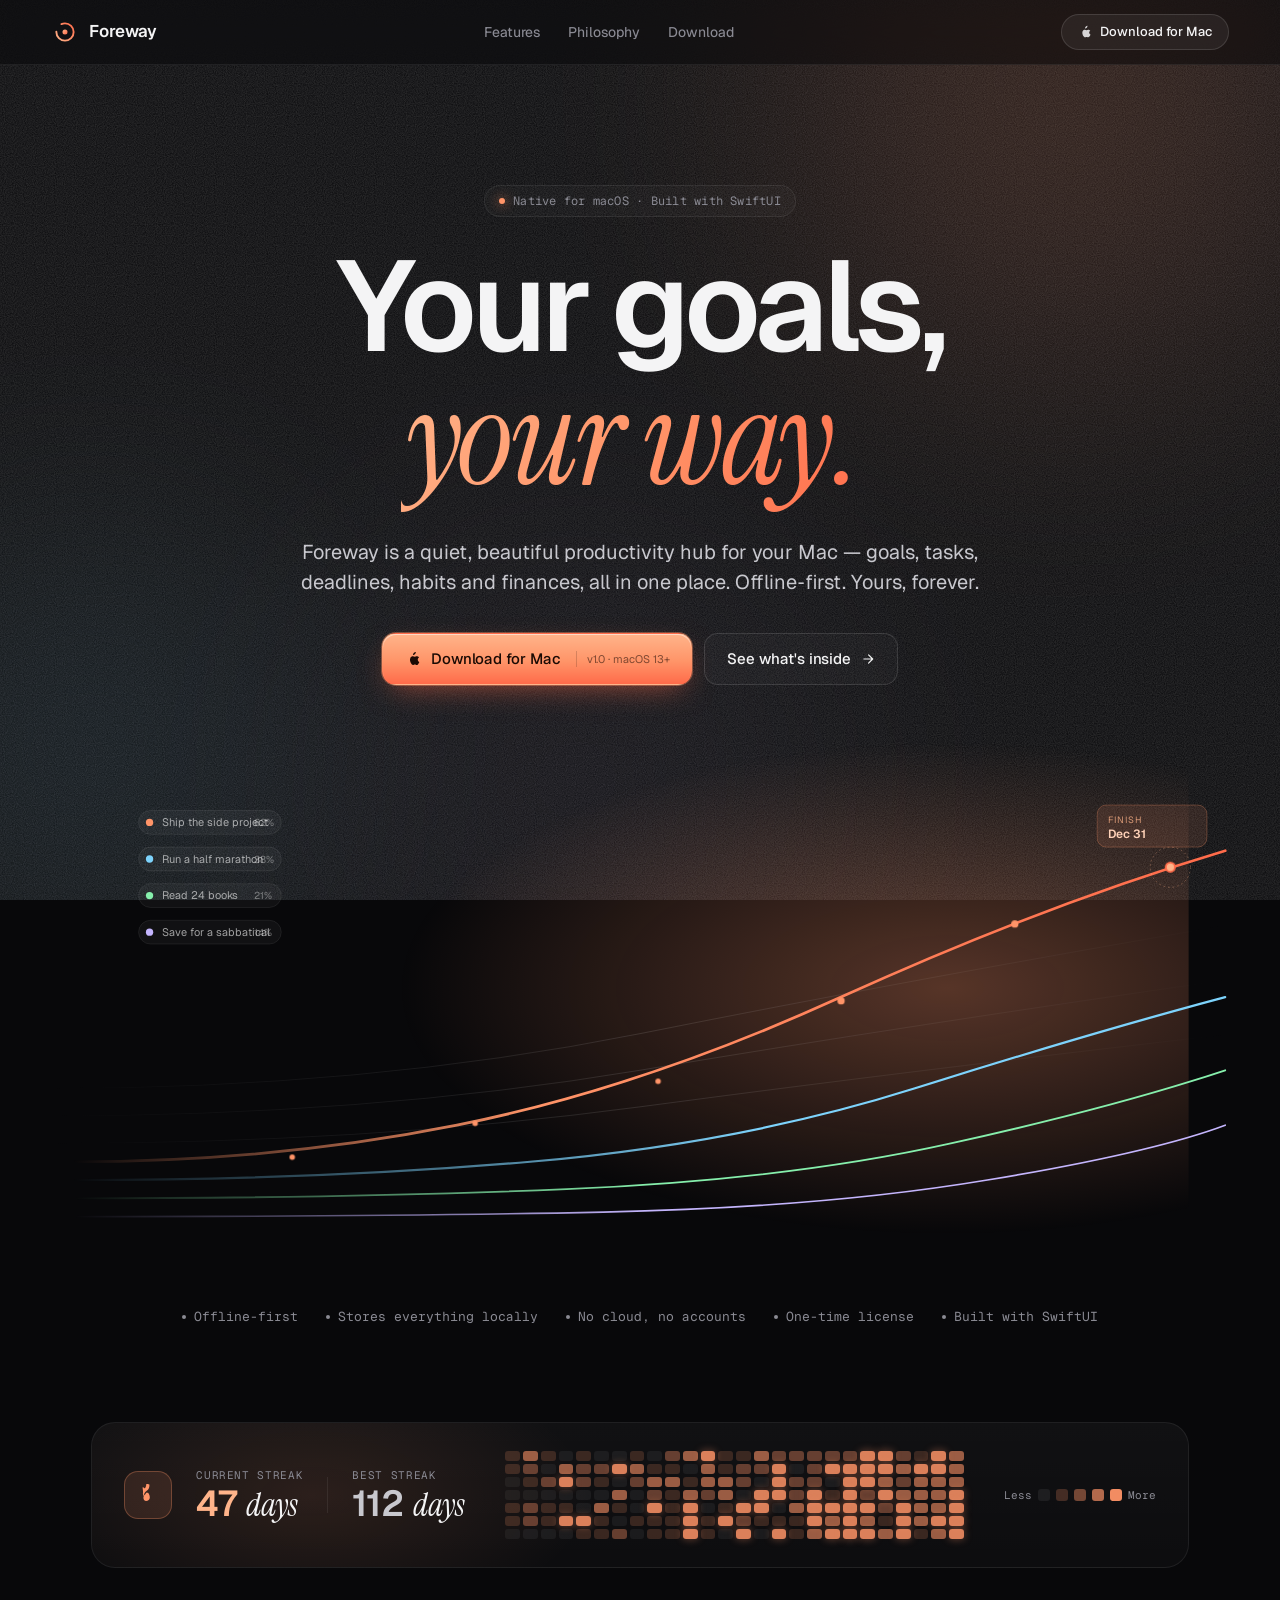
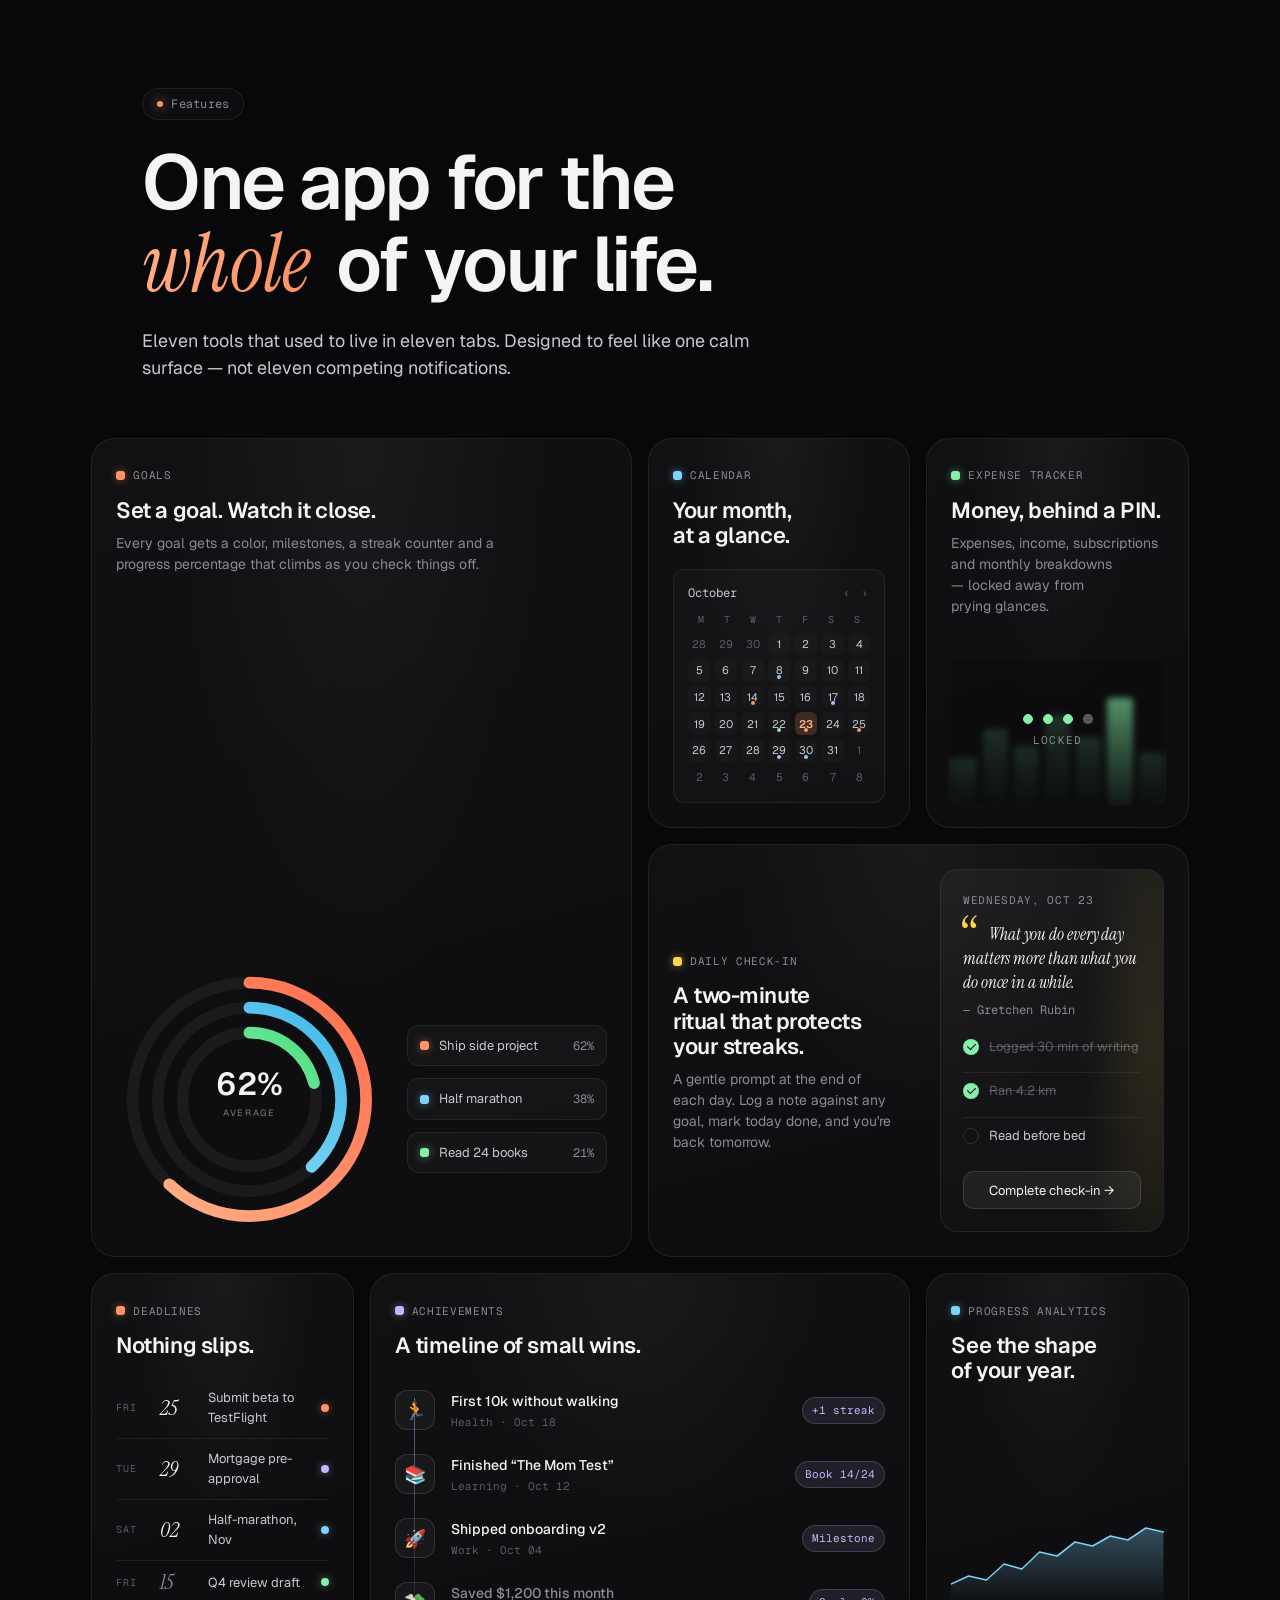
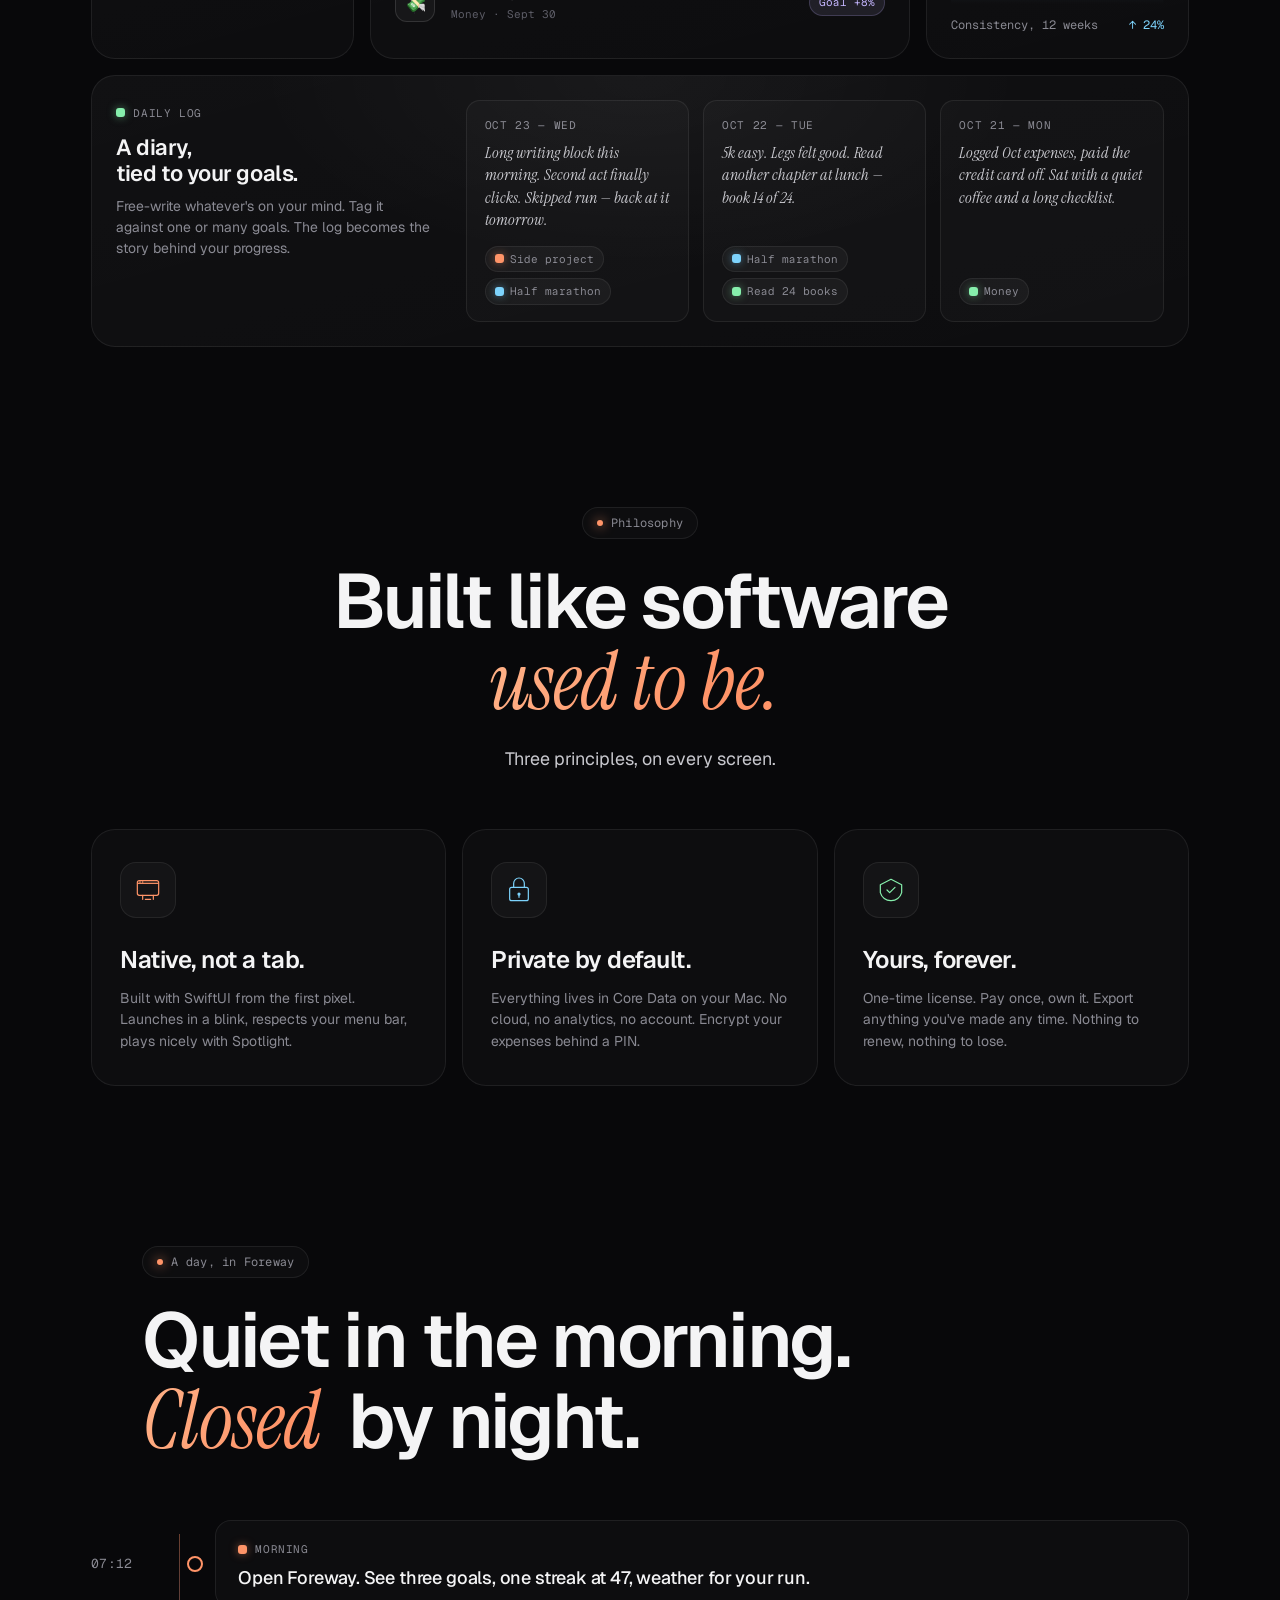
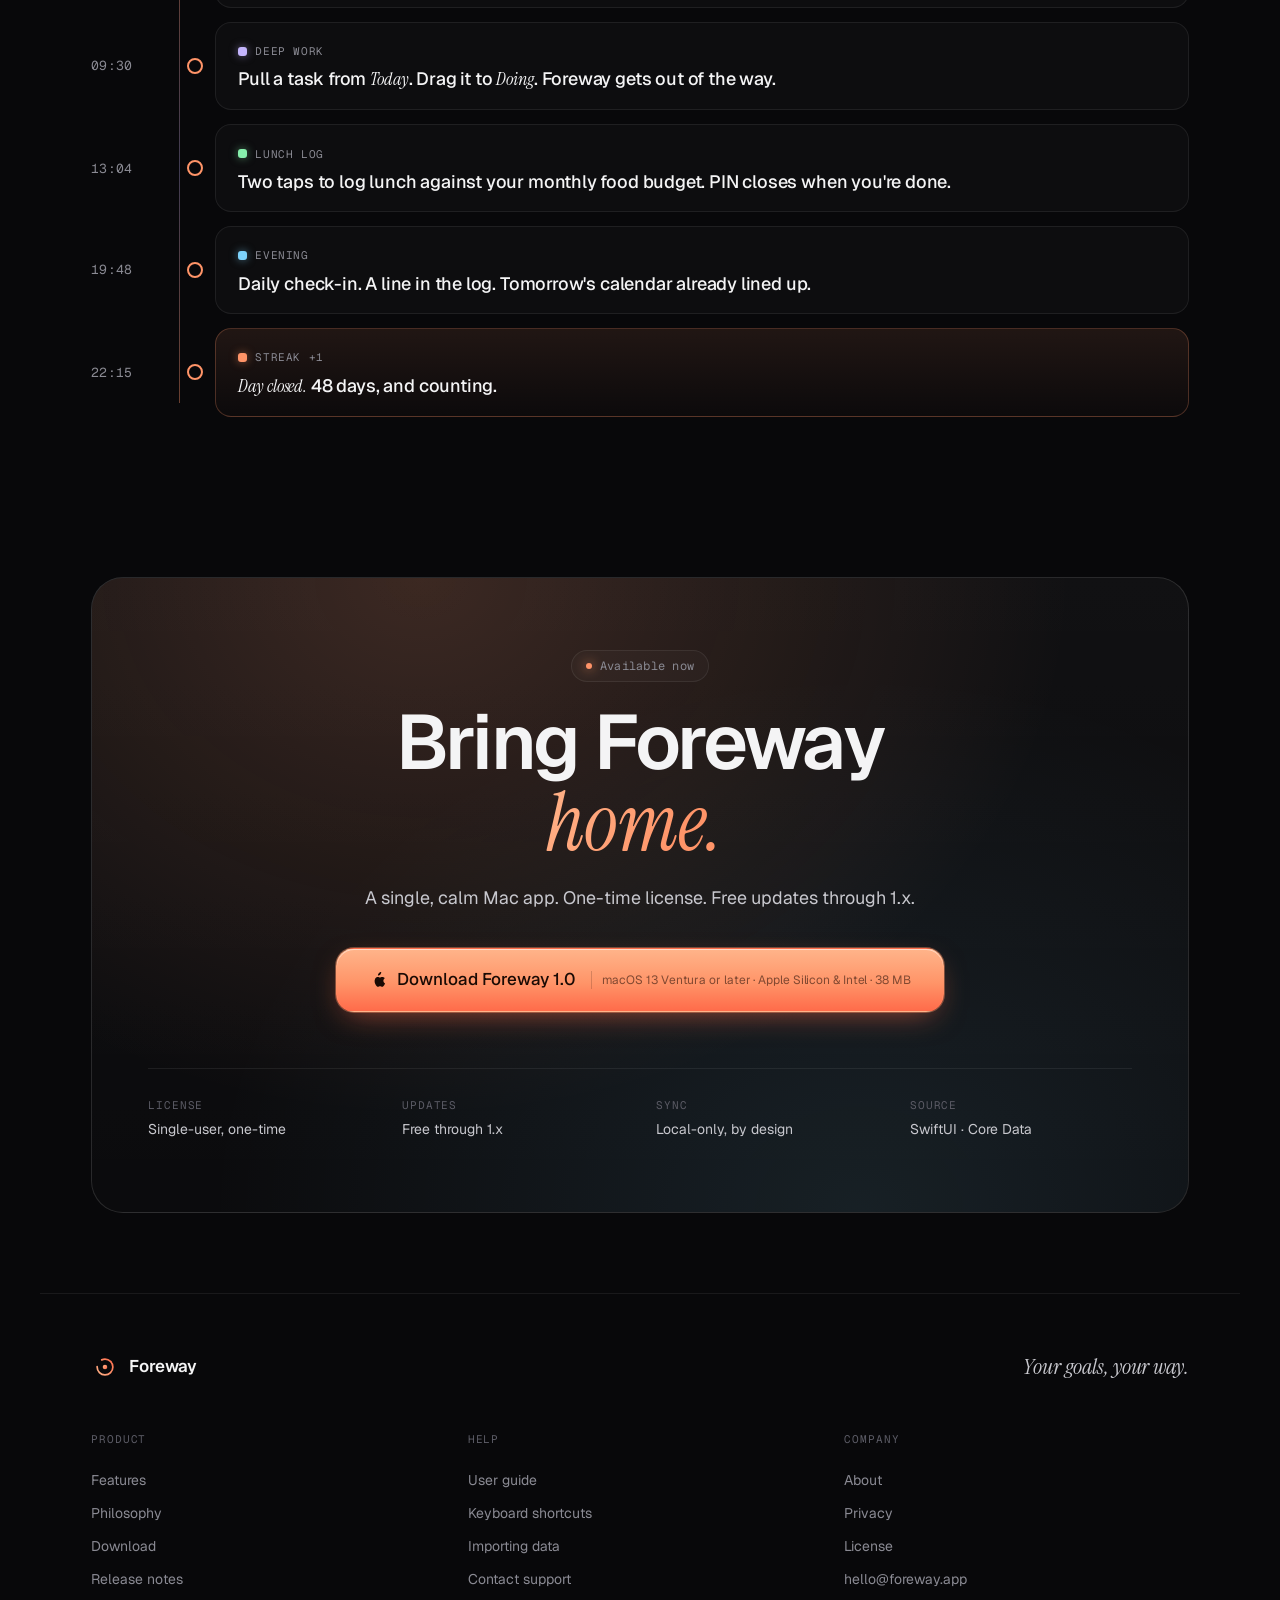
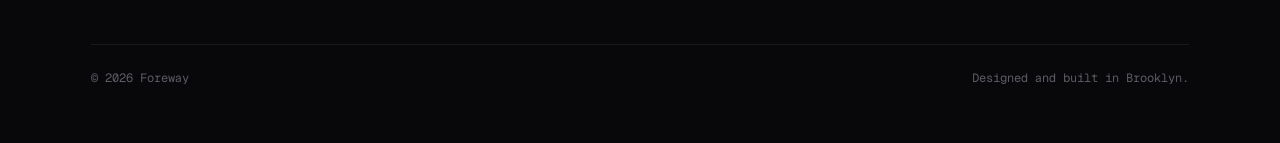
<file: Foreway.html>
<!DOCTYPE html>
<html lang="en">
<head>
<meta charset="UTF-8" />
<meta name="viewport" content="width=device-width, initial-scale=1.0" />
<title>Foreway — Your goals, your way.</title>
<link rel="preconnect" href="https://fonts.googleapis.com" />
<link rel="preconnect" href="https://fonts.gstatic.com" crossorigin />
<link href="https://fonts.googleapis.com/css2?family=Geist:wght@300;400;500;600;700&family=Geist+Mono:wght@400;500&family=Instrument+Serif:ital@0;1&display=swap" rel="stylesheet" />
<style>
/* ============================================================
   FOREWAY — marketing site
   ============================================================ */

:root {
  /* Surface */
  --bg: #08080A;
  --bg-2: #0C0C10;
  --surface: rgba(255, 255, 255, 0.025);
  --surface-2: rgba(255, 255, 255, 0.04);
  --surface-hover: rgba(255, 255, 255, 0.06);
  --border: rgba(255, 255, 255, 0.07);
  --border-strong: rgba(255, 255, 255, 0.12);

  /* Type */
  --text: #F4F4F5;
  --text-2: #C8C8CE;
  --text-muted: #8A8A93;
  --text-dim: #5C5C66;

  /* Accents */
  --coral: #FF9468;
  --coral-soft: #FFB48A;
  --coral-deep: #FF6B4A;
  --sky: #7DD3FC;
  --violet: #C4B5FD;
  --mint: #86EFAC;
  --amber: #FCD34D;
  --pink: #F9A8D4;

  /* Type stacks */
  --font-sans: "Geist", -apple-system, BlinkMacSystemFont, ui-sans-serif, system-ui, sans-serif;
  --font-serif: "Instrument Serif", "Iowan Old Style", Georgia, serif;
  --font-mono: "Geist Mono", ui-monospace, "SF Mono", monospace;

  /* Motion */
  --ease: cubic-bezier(0.2, 0.8, 0.2, 1);
  --ease-out: cubic-bezier(0.16, 1, 0.3, 1);

  /* Layout */
  --max: 1200px;
  --pad: clamp(20px, 4vw, 56px);
}

* { box-sizing: border-box; }
html, body { margin: 0; padding: 0; }
html { scroll-behavior: smooth; }

body {
  background: var(--bg);
  color: var(--text);
  font-family: var(--font-sans);
  font-size: 16px;
  line-height: 1.5;
  font-feature-settings: "ss01", "cv11";
  -webkit-font-smoothing: antialiased;
  text-rendering: optimizeLegibility;
  overflow-x: hidden;
}

a { color: inherit; text-decoration: none; }
img, svg { display: block; max-width: 100%; }
em { font-family: var(--font-serif); font-style: italic; font-weight: 400; letter-spacing: -0.005em; }

/* ============================================================
   BACKDROP
   ============================================================ */
.backdrop {
  position: fixed;
  inset: 0;
  pointer-events: none;
  z-index: 0;
  overflow: hidden;
}
.grain {
  position: absolute;
  inset: -50%;
  opacity: 0.32;
  mix-blend-mode: overlay;
  background-image: url("data:image/svg+xml;utf8,<svg xmlns='http://www.w3.org/2000/svg' width='160' height='160'><filter id='n'><feTurbulence type='fractalNoise' baseFrequency='0.9' numOctaves='2' stitchTiles='stitch'/><feColorMatrix values='0 0 0 0 1 0 0 0 0 1 0 0 0 0 1 0 0 0 0.5 0'/></filter><rect width='100%' height='100%' filter='url(%23n)'/></svg>");
}
.orb {
  position: absolute;
  border-radius: 50%;
  filter: blur(120px);
  opacity: 0.35;
}
.orb-1 {
  width: 700px; height: 700px;
  top: -260px; right: -140px;
  background: radial-gradient(circle, rgba(255, 148, 104, 0.55), rgba(255, 107, 74, 0));
}
.orb-2 {
  width: 540px; height: 540px;
  top: 480px; left: -180px;
  background: radial-gradient(circle, rgba(125, 211, 252, 0.32), rgba(125, 211, 252, 0));
}
.orb-3 {
  width: 640px; height: 640px;
  bottom: -200px; right: 30%;
  background: radial-gradient(circle, rgba(196, 181, 253, 0.18), rgba(196, 181, 253, 0));
}

main { position: relative; z-index: 1; }

/* ============================================================
   NAV
   ============================================================ */
.nav {
  position: sticky;
  top: 0;
  z-index: 50;
  display: grid;
  grid-template-columns: auto 1fr auto;
  align-items: center;
  gap: 32px;
  padding: 14px var(--pad);
  background: rgba(8, 8, 10, 0.55);
  backdrop-filter: saturate(140%) blur(18px);
  -webkit-backdrop-filter: saturate(140%) blur(18px);
  border-bottom: 1px solid var(--border);
}

.brand {
  display: inline-flex;
  align-items: center;
  gap: 10px;
  font-weight: 600;
  letter-spacing: -0.01em;
  font-size: 17px;
}
.brand-mark {
  display: inline-flex;
  align-items: center;
  justify-content: center;
  width: 28px; height: 28px;
}
.brand-word { color: var(--text); }

.nav-links {
  display: flex;
  align-items: center;
  justify-content: center;
  gap: 28px;
}
.nav-links a {
  color: var(--text-muted);
  font-size: 14px;
  font-weight: 450;
  transition: color 0.2s var(--ease);
}
.nav-links a:hover { color: var(--text); }

.nav-cta {
  display: inline-flex;
  align-items: center;
  gap: 8px;
  height: 36px;
  padding: 0 16px;
  border-radius: 999px;
  background: rgba(255, 255, 255, 0.06);
  border: 1px solid var(--border-strong);
  color: var(--text);
  font-size: 13px;
  font-weight: 500;
  transition: all 0.2s var(--ease);
}
.nav-cta:hover {
  background: rgba(255, 148, 104, 0.12);
  border-color: rgba(255, 148, 104, 0.45);
}
.nav-cta svg { opacity: 0.85; }

/* ============================================================
   HERO
   ============================================================ */
.hero {
  position: relative;
  max-width: var(--max);
  margin: 0 auto;
  padding: clamp(56px, 10vw, 120px) var(--pad) 0;
  text-align: center;
}

.hero-eyebrow,
.kicker {
  display: inline-flex;
  align-items: center;
  gap: 8px;
  padding: 6px 14px;
  border-radius: 999px;
  background: var(--surface);
  border: 1px solid var(--border);
  font-size: 12px;
  font-family: var(--font-mono);
  color: var(--text-muted);
  letter-spacing: 0.02em;
}
.kicker .dot,
.hero-eyebrow .dot {
  width: 6px; height: 6px;
  border-radius: 50%;
  background: var(--coral);
  box-shadow: 0 0 12px var(--coral);
  animation: pulse 2.4s ease-in-out infinite;
}
@keyframes pulse {
  0%, 100% { opacity: 0.85; }
  50% { opacity: 0.4; }
}

.hero-title {
  font-size: clamp(56px, 10vw, 132px);
  font-weight: 600;
  line-height: 0.96;
  letter-spacing: -0.045em;
  margin: 28px auto 0;
  max-width: 12ch;
  color: var(--text);
}
.hero-title em {
  font-size: 1.05em;
  line-height: 1.05;
  color: transparent;
  background: linear-gradient(120deg, var(--coral-soft) 0%, var(--coral) 50%, var(--coral-deep) 100%);
  -webkit-background-clip: text;
  background-clip: text;
  letter-spacing: -0.02em;
  padding: 0 0.12em 0.12em 0.04em;
  margin-left: -0.04em;
}

.hero-sub {
  max-width: 56ch;
  margin: 28px auto 0;
  font-size: clamp(16px, 1.6vw, 20px);
  line-height: 1.5;
  color: var(--text-2);
  text-wrap: pretty;
}

.hero-ctas {
  display: flex;
  gap: 12px;
  justify-content: center;
  align-items: center;
  margin-top: 36px;
  flex-wrap: wrap;
}

.btn {
  display: inline-flex;
  align-items: center;
  gap: 10px;
  height: 52px;
  padding: 0 22px;
  border-radius: 14px;
  font-weight: 500;
  font-size: 15px;
  letter-spacing: -0.005em;
  border: 1px solid transparent;
  cursor: pointer;
  transition: all 0.25s var(--ease);
  position: relative;
}
.btn-primary {
  background: linear-gradient(180deg, #FFB48A 0%, var(--coral) 55%, var(--coral-deep) 100%);
  color: #1a0a04;
  box-shadow:
    0 0 0 1px rgba(255, 148, 104, 0.4),
    0 10px 30px -10px rgba(255, 107, 74, 0.6),
    inset 0 1px 0 rgba(255, 255, 255, 0.5);
}
.btn-primary:hover {
  transform: translateY(-1px);
  box-shadow:
    0 0 0 1px rgba(255, 148, 104, 0.6),
    0 18px 40px -10px rgba(255, 107, 74, 0.7),
    inset 0 1px 0 rgba(255, 255, 255, 0.5);
}
.btn-ghost {
  background: var(--surface);
  border-color: var(--border-strong);
  color: var(--text);
}
.btn-ghost:hover {
  background: var(--surface-hover);
  border-color: rgba(255, 255, 255, 0.22);
}
.btn-meta {
  font-size: 11px;
  font-weight: 400;
  color: rgba(26, 10, 4, 0.55);
  margin-left: 6px;
  padding-left: 10px;
  border-left: 1px solid rgba(26, 10, 4, 0.18);
}
.btn-ghost .btn-meta {
  color: var(--text-muted);
  border-left-color: var(--border-strong);
}
.btn-xl {
  height: 64px;
  padding: 0 32px;
  font-size: 17px;
  border-radius: 18px;
}
.btn-xl .btn-meta { font-size: 12px; }

/* Hero visual */
.hero-visual {
  margin: 56px auto 0;
  position: relative;
  max-width: 1200px;
}
.hero-visual svg {
  width: 100%;
  height: auto;
  overflow: visible;
}
.hp {
  stroke-dasharray: 1600;
  stroke-dashoffset: 1600;
  animation: drawLine 2.6s var(--ease-out) forwards;
}
.hp-1 { animation-delay: 0.2s; }
.hp-2 { animation-delay: 0.5s; }
.hp-3 { animation-delay: 0.8s; }
.hp-4 { animation-delay: 1.1s; }
@keyframes drawLine {
  to { stroke-dashoffset: 0; }
}
.hero-nodes circle {
  opacity: 0;
  animation: fadeIn 0.4s var(--ease-out) forwards;
}
.hero-nodes circle:nth-child(1) { animation-delay: 1.4s; }
.hero-nodes circle:nth-child(2) { animation-delay: 1.6s; }
.hero-nodes circle:nth-child(3) { animation-delay: 1.8s; }
.hero-nodes circle:nth-child(4) { animation-delay: 2.0s; }
.hero-nodes circle:nth-child(5) { animation-delay: 2.2s; }
.hero-nodes circle:nth-child(6) { animation-delay: 2.4s; }
@keyframes fadeIn {
  from { opacity: 0; transform: scale(0.4); }
  to { opacity: 1; transform: scale(1); }
}

.trust-strip {
  margin: 56px auto 0;
  padding: 16px var(--pad);
  list-style: none;
  display: flex;
  justify-content: center;
  align-items: center;
  flex-wrap: wrap;
  gap: 8px 28px;
  font-size: 13px;
  color: var(--text-muted);
  font-family: var(--font-mono);
}
.trust-strip li {
  display: inline-flex;
  align-items: center;
  gap: 8px;
}
.ts-dot {
  width: 4px; height: 4px; border-radius: 50%;
  background: var(--text-muted);
}

/* ============================================================
   STREAK BAND
   ============================================================ */
.streak-band {
  max-width: var(--max);
  margin: 80px auto 0;
  padding: 0 var(--pad);
}
.streak-band-inner {
  background: linear-gradient(180deg, var(--surface-2), var(--surface));
  border: 1px solid var(--border);
  border-radius: 24px;
  padding: 28px 32px;
  display: grid;
  grid-template-columns: auto 1fr auto;
  align-items: center;
  gap: 40px;
  position: relative;
  overflow: hidden;
}
.streak-band-inner::before {
  content: "";
  position: absolute;
  top: -60%;
  left: -10%;
  width: 60%;
  height: 220%;
  background: radial-gradient(ellipse, rgba(255, 148, 104, 0.12), transparent 60%);
  pointer-events: none;
}

.streak-meta {
  display: flex;
  align-items: center;
  gap: 24px;
  position: relative;
}
.streak-flame {
  width: 48px; height: 48px;
  border-radius: 14px;
  background: rgba(255, 148, 104, 0.12);
  border: 1px solid rgba(255, 148, 104, 0.3);
  display: flex;
  align-items: center;
  justify-content: center;
}
.streak-label {
  font-size: 11px;
  font-family: var(--font-mono);
  letter-spacing: 0.06em;
  text-transform: uppercase;
  color: var(--text-muted);
}
.streak-value {
  font-family: var(--font-serif);
  font-style: italic;
  font-size: 32px;
  line-height: 1.1;
  color: var(--text);
}
.streak-value span {
  font-family: var(--font-sans);
  font-style: normal;
  font-weight: 600;
  font-size: 36px;
  color: var(--coral-soft);
  margin-right: 4px;
}
.streak-value.muted span { color: var(--text-2); }
.streak-divider {
  width: 1px; height: 36px;
  background: var(--border);
}

.streak-heatmap {
  display: grid;
  grid-template-rows: repeat(7, 1fr);
  grid-auto-flow: column;
  grid-auto-columns: 1fr;
  gap: 3px;
  height: 88px;
  max-width: 560px;
  position: relative;
}
.streak-heatmap i {
  border-radius: 3px;
  background: rgba(255, 255, 255, 0.05);
  transition: background 0.2s var(--ease);
}
.streak-heatmap i[data-l="1"] { background: rgba(255, 148, 104, 0.18); }
.streak-heatmap i[data-l="2"] { background: rgba(255, 148, 104, 0.36); }
.streak-heatmap i[data-l="3"] { background: rgba(255, 148, 104, 0.58); }
.streak-heatmap i[data-l="4"] { background: rgba(255, 148, 104, 0.85); box-shadow: 0 0 8px rgba(255, 148, 104, 0.4); }
.streak-heatmap i:hover { transform: scale(1.5); z-index: 2; }

.streak-legend {
  display: flex;
  align-items: center;
  gap: 6px;
  font-size: 11px;
  font-family: var(--font-mono);
  color: var(--text-muted);
}
.streak-legend .h {
  width: 12px; height: 12px;
  border-radius: 3px;
  display: inline-block;
}
.h0 { background: rgba(255,255,255,0.06); }
.h1 { background: rgba(255, 148, 104, 0.22); }
.h2 { background: rgba(255, 148, 104, 0.42); }
.h3 { background: rgba(255, 148, 104, 0.68); }
.h4 { background: rgba(255, 148, 104, 0.95); }

/* ============================================================
   SECTION HEAD
   ============================================================ */
.section-head {
  max-width: var(--max);
  margin: 0 auto 56px;
  padding: 0 var(--pad);
}
.section-head.center { text-align: center; }
.section-head.center .section-sub { margin-left: auto; margin-right: auto; }

.section-title {
  font-size: clamp(40px, 6vw, 80px);
  font-weight: 600;
  letter-spacing: -0.035em;
  line-height: 1.0;
  margin: 24px 0 0;
  color: var(--text);
}
.section-title em {
  font-size: 1.06em;
  background: linear-gradient(120deg, var(--coral-soft) 0%, var(--coral) 70%);
  -webkit-background-clip: text;
  background-clip: text;
  color: transparent;
  padding: 0 0.14em 0.08em 0.04em;
  margin-left: -0.04em;
  line-height: 1.05;
}

.section-sub {
  margin: 20px 0 0;
  max-width: 56ch;
  color: var(--text-2);
  font-size: clamp(15px, 1.4vw, 18px);
  line-height: 1.55;
  text-wrap: pretty;
}

/* ============================================================
   FEATURES BENTO
   ============================================================ */
.features {
  max-width: var(--max);
  margin: 120px auto 0;
  padding: 0 var(--pad);
}

.bento {
  display: grid;
  grid-template-columns: repeat(4, 1fr);
  grid-auto-rows: minmax(220px, auto);
  grid-auto-flow: dense;
  gap: 16px;
}
.span-2 { grid-column: span 2; }
.span-4 { grid-column: span 4; }
.row-2 { grid-row: span 2; }

.card {
  position: relative;
  background: linear-gradient(165deg, var(--surface-2) 0%, var(--surface) 100%);
  border: 1px solid var(--border);
  border-radius: 24px;
  padding: 24px;
  overflow: hidden;
  transition: border-color 0.3s var(--ease), transform 0.3s var(--ease);
  display: flex;
  flex-direction: column;
}
.card::before {
  content: "";
  position: absolute;
  inset: 0;
  border-radius: inherit;
  pointer-events: none;
  background: radial-gradient(ellipse at top, rgba(255, 255, 255, 0.04), transparent 50%);
}
.card:hover {
  border-color: var(--border-strong);
  transform: translateY(-2px);
}

.card-head { z-index: 1; position: relative; }
.card-kicker {
  display: inline-flex;
  align-items: center;
  gap: 8px;
  font-size: 11px;
  font-family: var(--font-mono);
  letter-spacing: 0.06em;
  text-transform: uppercase;
  color: var(--text-muted);
  margin-bottom: 14px;
}

.card-title {
  font-size: 22px;
  font-weight: 600;
  letter-spacing: -0.02em;
  line-height: 1.15;
  margin: 0;
  color: var(--text);
  text-wrap: balance;
}
.card-body {
  margin: 10px 0 0;
  font-size: 14px;
  line-height: 1.5;
  color: var(--text-muted);
  max-width: 42ch;
  text-wrap: pretty;
}

/* Color chip */
.kc {
  width: 9px; height: 9px;
  border-radius: 3px;
  display: inline-block;
  flex-shrink: 0;
}
.kc-coral { background: var(--coral); box-shadow: 0 0 8px rgba(255,148,104,0.5); }
.kc-sky { background: var(--sky); box-shadow: 0 0 8px rgba(125,211,252,0.5); }
.kc-violet { background: var(--violet); box-shadow: 0 0 8px rgba(196,181,253,0.5); }
.kc-mint { background: var(--mint); box-shadow: 0 0 8px rgba(134,239,172,0.5); }
.kc-amber { background: var(--amber); box-shadow: 0 0 8px rgba(252,211,77,0.5); }

/* --- Goals card (big concentric rings) --- */
.card-goals .goals-rings {
  display: grid;
  grid-template-columns: minmax(0, 1fr) 200px;
  align-items: center;
  gap: 24px;
  margin-top: auto;
  padding-top: 32px;
}
.rings { width: 100%; max-width: 360px; }
.ring-legend {
  list-style: none;
  margin: 0; padding: 0;
  display: flex;
  flex-direction: column;
  gap: 12px;
}
.ring-legend li {
  display: grid;
  grid-template-columns: auto 1fr auto;
  align-items: center;
  gap: 10px;
  padding: 10px 12px;
  background: rgba(255,255,255,0.03);
  border: 1px solid var(--border);
  border-radius: 12px;
  font-size: 13px;
}
.ring-legend .rl-name { color: var(--text-2); }
.ring-legend .rl-val { font-family: var(--font-mono); color: var(--text-muted); font-size: 12px; }

/* --- Task board card --- */
.kanban {
  display: grid;
  grid-template-columns: repeat(3, 1fr);
  gap: 8px;
  margin-top: 20px;
}
.kcol {
  background: rgba(255,255,255,0.025);
  border: 1px solid var(--border);
  border-radius: 12px;
  padding: 10px;
  display: flex;
  flex-direction: column;
  gap: 6px;
  min-height: 160px;
}
.kcol-label {
  font-size: 10px;
  font-family: var(--font-mono);
  letter-spacing: 0.08em;
  text-transform: uppercase;
  color: var(--text-dim);
  margin-bottom: 4px;
}
.kt {
  display: flex;
  align-items: center;
  gap: 8px;
  padding: 8px 10px;
  background: rgba(255,255,255,0.04);
  border: 1px solid var(--border);
  border-radius: 9px;
  font-size: 12px;
  color: var(--text-2);
  position: relative;
  flex-wrap: wrap;
}
.kt-active {
  background: rgba(255,148,104,0.06);
  border-color: rgba(255,148,104,0.18);
}
.kt-done {
  color: var(--text-dim);
  text-decoration: line-through;
  text-decoration-color: rgba(255,255,255,0.2);
}
.ktag {
  width: 3px; height: 14px; border-radius: 2px; display: inline-block;
  flex-shrink: 0;
}
.kt-coral { background: var(--coral); }
.kt-sky { background: var(--sky); }
.kt-violet { background: var(--violet); }
.kt-mint { background: var(--mint); }
.kt-progress {
  width: 100%; height: 3px; border-radius: 2px;
  background: rgba(255,255,255,0.08);
  margin-top: 2px;
  position: relative;
}
.kt-progress i {
  position: absolute; left: 0; top: 0; bottom: 0;
  background: linear-gradient(90deg, var(--coral), var(--coral-soft));
  border-radius: 2px;
}

/* --- Calendar card --- */
.mini-cal {
  background: rgba(255,255,255,0.025);
  border: 1px solid var(--border);
  border-radius: 12px;
  padding: 14px;
  margin-top: 20px;
}
.mc-head {
  display: flex;
  justify-content: space-between;
  font-size: 12px;
  color: var(--text-2);
  margin-bottom: 10px;
  font-family: var(--font-mono);
}
.mc-nav { color: var(--text-dim); letter-spacing: 2px; }
.mc-dows {
  display: grid;
  grid-template-columns: repeat(7, 1fr);
  font-size: 10px;
  color: var(--text-dim);
  font-family: var(--font-mono);
  margin-bottom: 6px;
}
.mc-dows span { text-align: center; }
.mc-grid {
  display: grid;
  grid-template-columns: repeat(7, 1fr);
  gap: 4px;
}
.mc-day {
  aspect-ratio: 1;
  font-size: 11px;
  display: flex;
  align-items: center;
  justify-content: center;
  border-radius: 6px;
  color: var(--text-2);
  position: relative;
  background: rgba(255,255,255,0.02);
}
.mc-day.mc-prev, .mc-day.mc-next { color: var(--text-dim); background: transparent; }
.mc-day.mc-today { background: rgba(255,148,104,0.18); color: var(--coral-soft); font-weight: 600; }
.mc-day.mc-has::after {
  content: ""; position: absolute; bottom: 3px; left: 50%;
  transform: translateX(-50%);
  width: 4px; height: 4px; border-radius: 50%;
}
.mc-day[data-c="coral"]::after { background: var(--coral); }
.mc-day[data-c="sky"]::after { background: var(--sky); }
.mc-day[data-c="violet"]::after { background: var(--violet); }
.mc-day[data-c="mint"]::after { background: var(--mint); }

/* --- Check-in card --- */
.checkin-grid {
  display: grid;
  grid-template-columns: 1.05fr 1fr;
  gap: 32px;
  align-items: center;
  height: 100%;
}
.checkin-card {
  background: linear-gradient(180deg, rgba(255,255,255,0.04), rgba(255,255,255,0.02));
  border: 1px solid var(--border);
  border-radius: 18px;
  padding: 22px;
  position: relative;
  overflow: hidden;
}
.checkin-card::before {
  content: "";
  position: absolute;
  top: -50%; right: -30%;
  width: 70%; height: 200%;
  background: radial-gradient(ellipse, rgba(252,211,77,0.10), transparent 60%);
}
.cc-meta {
  font-family: var(--font-mono);
  font-size: 11px;
  letter-spacing: 0.06em;
  text-transform: uppercase;
  color: var(--text-muted);
}
.cc-quote {
  margin: 14px 0 18px;
  position: relative;
  z-index: 1;
}
.quote-mark {
  font-family: var(--font-serif);
  font-size: 56px;
  line-height: 0;
  color: var(--amber);
  vertical-align: -20px;
  margin-right: 4px;
}
.cc-quote em {
  font-size: 17px;
  line-height: 1.35;
  color: var(--text);
}
.cc-quote-by {
  font-size: 12px;
  color: var(--text-muted);
  margin-top: 6px;
  font-family: var(--font-mono);
}
.cc-steps {
  display: flex;
  flex-direction: column;
  gap: 8px;
}
.cc-step {
  display: flex;
  align-items: center;
  gap: 10px;
  font-size: 13px;
  color: var(--text-2);
  padding: 8px 0;
  border-top: 1px solid var(--border);
}
.cc-step:first-child { border-top: none; padding-top: 0; }
.cc-step.done { color: var(--text-dim); text-decoration: line-through; text-decoration-color: rgba(255,255,255,0.18); }
.check {
  width: 16px; height: 16px; border-radius: 50%;
  background: var(--mint);
  display: inline-flex;
  align-items: center;
  justify-content: center;
  flex-shrink: 0;
  position: relative;
}
.check::after {
  content: "";
  width: 4px; height: 7px;
  border: solid #0a0a0c;
  border-width: 0 1.6px 1.6px 0;
  transform: rotate(45deg) translate(-1px, -1px);
}
.check.empty {
  background: transparent;
  border: 1.4px solid var(--border-strong);
}
.check.empty::after { display: none; }
.cc-cta {
  margin-top: 18px;
  width: 100%;
  height: 38px;
  background: rgba(255,255,255,0.06);
  border: 1px solid var(--border-strong);
  border-radius: 10px;
  color: var(--text);
  font-family: var(--font-sans);
  font-size: 13px;
  cursor: pointer;
  transition: all 0.2s var(--ease);
}
.cc-cta:hover {
  background: var(--coral);
  border-color: var(--coral);
  color: #1a0a04;
}

/* --- Expense card --- */
.card-expense .expense-vis {
  position: relative;
  margin-top: auto;
  padding-top: 24px;
}
.bars {
  display: flex;
  align-items: flex-end;
  gap: 6px;
  height: 120px;
}
.bar {
  flex: 1;
  height: var(--h);
  background: linear-gradient(180deg, rgba(134,239,172,0.4), rgba(134,239,172,0.08));
  border-radius: 4px;
  position: relative;
  filter: blur(2.5px);
  opacity: 0.6;
}
.bar.tall {
  background: linear-gradient(180deg, var(--mint), rgba(134,239,172,0.2));
  filter: blur(2.5px);
  opacity: 0.85;
}
.pin-lock {
  position: absolute;
  inset: 0;
  display: flex;
  flex-direction: column;
  align-items: center;
  justify-content: center;
  gap: 8px;
  background: linear-gradient(180deg, rgba(8,8,10,0.2), rgba(8,8,10,0.5));
  backdrop-filter: blur(2px);
  border-radius: 10px;
}
.pin-dots {
  display: flex;
  gap: 10px;
}
.pin-dots i {
  width: 10px; height: 10px;
  border-radius: 50%;
  background: rgba(255,255,255,0.3);
  border: 1px solid var(--border-strong);
}
.pin-dots i:nth-child(-n+3) { background: var(--mint); border-color: var(--mint); }
.pin-label {
  font-size: 11px;
  font-family: var(--font-mono);
  letter-spacing: 0.1em;
  text-transform: uppercase;
  color: var(--text-muted);
}

/* --- Deadlines --- */
.deadlines {
  list-style: none;
  margin: 20px 0 0;
  padding: 0;
  display: flex;
  flex-direction: column;
  gap: 1px;
}
.deadlines li {
  display: grid;
  grid-template-columns: 32px 36px 1fr auto;
  align-items: center;
  gap: 12px;
  padding: 10px 0;
  border-top: 1px solid var(--border);
  font-size: 13px;
}
.deadlines li:first-child { border-top: none; }
.deadlines li.muted { color: var(--text-dim); }
.d-day {
  font-size: 10px;
  font-family: var(--font-mono);
  text-transform: uppercase;
  letter-spacing: 0.08em;
  color: var(--text-dim);
}
.d-date {
  font-family: var(--font-serif);
  font-style: italic;
  font-size: 22px;
  color: var(--text);
  line-height: 1;
}
.deadlines .muted .d-date { color: var(--text-muted); }
.d-text { color: var(--text-2); }
.d-dot {
  width: 8px; height: 8px;
  border-radius: 50%;
}
.d-dot.kc-coral { background: var(--coral); }
.d-dot.kc-violet { background: var(--violet); }
.d-dot.kc-sky { background: var(--sky); }
.d-dot.kc-mint { background: var(--mint); }

/* --- Achievements --- */
.ach-timeline {
  list-style: none;
  margin: 20px 0 0;
  padding: 0;
  display: flex;
  flex-direction: column;
  gap: 0;
  position: relative;
}
.ach-timeline::before {
  content: "";
  position: absolute;
  top: 20px;
  bottom: 20px;
  left: 19px;
  width: 1px;
  background: linear-gradient(180deg, rgba(196,181,253,0.5), rgba(196,181,253,0.05));
}
.ach-timeline li {
  display: grid;
  grid-template-columns: 40px 1fr auto;
  align-items: center;
  gap: 16px;
  padding: 12px 0;
  position: relative;
}
.ach-em {
  width: 40px; height: 40px;
  background: var(--surface-2);
  border: 1px solid var(--border-strong);
  border-radius: 12px;
  display: flex;
  align-items: center;
  justify-content: center;
  font-size: 18px;
  position: relative;
  z-index: 1;
}
.ach-title {
  font-size: 14px;
  font-weight: 500;
  color: var(--text);
}
.ach-timeline .muted .ach-title { color: var(--text-muted); }
.ach-meta {
  font-size: 11px;
  font-family: var(--font-mono);
  color: var(--text-dim);
  margin-top: 2px;
}
.ach-tag {
  font-size: 11px;
  font-family: var(--font-mono);
  padding: 4px 9px;
  border-radius: 999px;
  background: rgba(196,181,253,0.1);
  color: var(--violet);
  border: 1px solid rgba(196,181,253,0.2);
}

/* --- Analytics sparks --- */
.sparks {
  margin-top: auto;
  padding-top: 32px;
}
.sparks svg {
  width: 100%;
  height: 90px;
}
.sparks-meta {
  display: flex;
  justify-content: space-between;
  margin-top: 12px;
  font-size: 12px;
  font-family: var(--font-mono);
  color: var(--text-muted);
}
.sparks-trend { color: var(--sky); }

/* --- Daily log --- */
.card-log .log-grid {
  display: grid;
  grid-template-columns: minmax(0, 1fr) minmax(0, 2.2fr);
  gap: 32px;
  align-items: stretch;
  height: 100%;
}
.log-entries {
  display: grid;
  grid-template-columns: repeat(3, 1fr);
  gap: 14px;
}
.log-entry {
  background: rgba(255,255,255,0.025);
  border: 1px solid var(--border);
  border-radius: 14px;
  padding: 16px 18px;
  display: flex;
  flex-direction: column;
}
.le-date {
  font-size: 11px;
  font-family: var(--font-mono);
  letter-spacing: 0.06em;
  text-transform: uppercase;
  color: var(--text-muted);
}
.le-text {
  font-family: var(--font-serif);
  font-size: 16px;
  line-height: 1.4;
  color: var(--text-2);
  margin: 8px 0 14px;
  font-style: italic;
  flex: 1;
}
.le-tags {
  display: flex;
  gap: 6px;
  flex-wrap: wrap;
}
.le-tag {
  display: inline-flex;
  align-items: center;
  gap: 6px;
  padding: 4px 9px;
  border-radius: 999px;
  background: var(--surface-2);
  border: 1px solid var(--border);
  font-size: 11px;
  color: var(--text-muted);
  font-family: var(--font-mono);
}

/* ============================================================
   PHILOSOPHY
   ============================================================ */
.philosophy {
  max-width: var(--max);
  margin: 160px auto 0;
  padding: 0 var(--pad);
}
.pillars {
  display: grid;
  grid-template-columns: repeat(3, 1fr);
  gap: 16px;
  margin-top: 16px;
}
.pillar {
  padding: 32px 28px;
  background: var(--surface);
  border: 1px solid var(--border);
  border-radius: 24px;
  transition: all 0.3s var(--ease);
}
.pillar:hover {
  background: var(--surface-2);
  border-color: var(--border-strong);
}
.pillar-icon {
  width: 56px; height: 56px;
  border-radius: 16px;
  background: rgba(255,255,255,0.03);
  border: 1px solid var(--border);
  display: flex;
  align-items: center;
  justify-content: center;
  margin-bottom: 24px;
}
.pillar h3 {
  font-size: 24px;
  font-weight: 600;
  letter-spacing: -0.02em;
  margin: 0 0 10px;
  color: var(--text);
}
.pillar p {
  font-size: 14px;
  line-height: 1.55;
  color: var(--text-muted);
  margin: 0;
  text-wrap: pretty;
}

/* ============================================================
   DAY RAIL
   ============================================================ */
.day {
  max-width: var(--max);
  margin: 160px auto 0;
  padding: 0 var(--pad);
}
.day-rail {
  list-style: none;
  margin: 40px 0 0;
  padding: 0;
  display: flex;
  flex-direction: column;
  gap: 14px;
  position: relative;
}
.day-rail::before {
  content: "";
  position: absolute;
  left: 88px;
  top: 14px;
  bottom: 14px;
  width: 1px;
  background: linear-gradient(180deg,
    rgba(255, 148, 104, 0.4) 0%,
    rgba(196, 181, 253, 0.3) 50%,
    rgba(255, 148, 104, 0.4) 100%
  );
}
.day-rail li {
  display: grid;
  grid-template-columns: 80px 12px 1fr;
  gap: 16px;
  align-items: center;
  position: relative;
}
.day-rail li::before {
  content: "";
  grid-column: 2 / 3;
  grid-row: 1;
  width: 12px; height: 12px;
  border-radius: 50%;
  background: var(--bg);
  border: 2px solid var(--coral);
  z-index: 1;
}
.day-rail .dr-time { grid-column: 1; grid-row: 1; }
.day-rail .dr-card { grid-column: 3; grid-row: 1; }
.dr-time {
  font-family: var(--font-mono);
  font-size: 13px;
  color: var(--text-muted);
  letter-spacing: 0.02em;
}
.dr-card {
  background: var(--surface);
  border: 1px solid var(--border);
  border-radius: 16px;
  padding: 16px 22px;
  transition: all 0.3s var(--ease);
}
.dr-card:hover {
  background: var(--surface-2);
  border-color: var(--border-strong);
  transform: translateX(4px);
}
.dr-head {
  display: inline-flex;
  align-items: center;
  gap: 8px;
  font-size: 11px;
  font-family: var(--font-mono);
  letter-spacing: 0.06em;
  text-transform: uppercase;
  color: var(--text-muted);
  margin-bottom: 6px;
}
.dr-title {
  font-size: 18px;
  font-weight: 500;
  color: var(--text);
  letter-spacing: -0.01em;
}
.dr-card-finale {
  background: linear-gradient(180deg, rgba(255,148,104,0.10), rgba(255,148,104,0.02));
  border-color: rgba(255,148,104,0.25);
}

/* ============================================================
   DOWNLOAD
   ============================================================ */
.download {
  max-width: var(--max);
  margin: 160px auto 80px;
  padding: 0 var(--pad);
}
.dl-card {
  position: relative;
  background: linear-gradient(180deg, rgba(255,255,255,0.04), rgba(255,255,255,0.015));
  border: 1px solid var(--border-strong);
  border-radius: 32px;
  padding: 72px 56px;
  overflow: hidden;
  text-align: center;
}
.dl-glow {
  position: absolute;
  inset: 0;
  background:
    radial-gradient(ellipse at 30% 0%, rgba(255,148,104,0.18), transparent 60%),
    radial-gradient(ellipse at 70% 100%, rgba(125,211,252,0.10), transparent 60%);
  pointer-events: none;
}
.dl-inner { position: relative; z-index: 1; }
.dl-inner .kicker { margin-bottom: 0; }
.dl-inner .section-title { margin: 22px auto 0; }
.dl-inner .section-sub { margin: 18px auto 36px; }

.dl-specs {
  list-style: none;
  margin: 56px 0 0;
  padding: 28px 0 0;
  border-top: 1px solid var(--border);
  display: grid;
  grid-template-columns: repeat(4, 1fr);
  gap: 32px;
  text-align: left;
}
.ds-label {
  font-size: 11px;
  font-family: var(--font-mono);
  letter-spacing: 0.08em;
  text-transform: uppercase;
  color: var(--text-dim);
  margin-bottom: 6px;
}
.ds-val {
  font-size: 14px;
  color: var(--text-2);
}

/* ============================================================
   FOOTER
   ============================================================ */
.footer {
  max-width: var(--max);
  margin: 0 auto;
  padding: 56px var(--pad);
  border-top: 1px solid var(--border);
}
.foot-top {
  display: flex;
  justify-content: space-between;
  align-items: center;
  margin-bottom: 48px;
}
.foot-tag {
  font-family: var(--font-serif);
  font-style: italic;
  font-size: 22px;
  color: var(--text-2);
  margin: 0;
}
.foot-cols {
  display: grid;
  grid-template-columns: repeat(3, 1fr);
  gap: 32px;
  padding-bottom: 48px;
}
.fc-label {
  font-size: 11px;
  font-family: var(--font-mono);
  letter-spacing: 0.08em;
  text-transform: uppercase;
  color: var(--text-dim);
  margin-bottom: 16px;
}
.foot-cols a {
  display: block;
  font-size: 14px;
  color: var(--text-muted);
  padding: 6px 0;
  transition: color 0.2s var(--ease);
}
.foot-cols a:hover { color: var(--text); }
.foot-bottom {
  display: flex;
  justify-content: space-between;
  padding-top: 24px;
  border-top: 1px solid var(--border);
  font-size: 12px;
  color: var(--text-dim);
  font-family: var(--font-mono);
}

/* ============================================================
   RESPONSIVE
   ============================================================ */
@media (max-width: 980px) {
  .bento { grid-template-columns: repeat(2, 1fr); }
  .span-2 { grid-column: span 2; }
  .span-4 { grid-column: span 2; }
  .row-2 { grid-row: auto; }
  .pillars { grid-template-columns: 1fr; }
  .dl-specs { grid-template-columns: repeat(2, 1fr); }
  .foot-cols { grid-template-columns: 1fr 1fr; }
  .streak-band-inner { grid-template-columns: 1fr; gap: 24px; }
  .streak-heatmap { max-width: 100%; }
  .checkin-grid { grid-template-columns: 1fr; }
  .card-goals .goals-rings { grid-template-columns: 1fr; }
  .ring-legend { flex-direction: row; flex-wrap: wrap; }
  .ring-legend li { flex: 1 1 calc(50% - 6px); }
  .card-log .log-grid { grid-template-columns: 1fr; }
  .log-entries { grid-template-columns: 1fr; }
}

@media (max-width: 640px) {
  .nav-links { display: none; }
  .nav { grid-template-columns: 1fr auto; }
  .bento { grid-template-columns: 1fr; }
  .span-2 { grid-column: auto; }
  .span-4 { grid-column: auto; }
  .dl-specs { grid-template-columns: 1fr 1fr; }
  .dl-card { padding: 48px 24px; }
  .foot-top { flex-direction: column; gap: 16px; align-items: flex-start; }
  .foot-bottom { flex-direction: column; gap: 8px; }
  .day-rail::before { left: 64px; }
  .day-rail li { grid-template-columns: 56px 12px 1fr; }
}

</style>
</head>
<body>

<!-- ============== AMBIENT BACKDROP ============== -->
<div class="backdrop" aria-hidden="true">
  <div class="grain"></div>
  <div class="orb orb-1"></div>
  <div class="orb orb-2"></div>
  <div class="orb orb-3"></div>
</div>

<!-- ============== NAV ============== -->
<header class="nav">
  <a class="brand" href="#top">
    <span class="brand-mark" aria-hidden="true">
      <svg viewBox="0 0 28 28" width="22" height="22">
        <defs>
          <linearGradient id="markGrad" x1="0" y1="0" x2="1" y2="1">
            <stop offset="0%" stop-color="#FFB48A"/>
            <stop offset="100%" stop-color="#FF6B4A"/>
          </linearGradient>
        </defs>
        <circle cx="14" cy="14" r="11" fill="none" stroke="url(#markGrad)" stroke-width="2.4" stroke-linecap="round" stroke-dasharray="52 12" transform="rotate(-90 14 14)"/>
        <circle cx="14" cy="14" r="3.2" fill="url(#markGrad)"/>
      </svg>
    </span>
    <span class="brand-word">Foreway</span>
  </a>

  <nav class="nav-links" aria-label="Primary">
    <a href="#features">Features</a>
    <a href="#philosophy">Philosophy</a>
    <a href="#download">Download</a>
  </nav>

  <a href="Foreway.dmg" download class="nav-cta">
    <svg viewBox="0 0 24 24" width="14" height="14" aria-hidden="true"><path fill="currentColor" d="M16.365 1.43c0 1.14-.467 2.27-1.225 3.08-.81.87-2.13 1.55-3.21 1.47-.13-1.12.42-2.27 1.16-3.05.84-.88 2.25-1.54 3.27-1.5zm3.86 17.52c-.71 1.04-1.45 2.07-2.62 2.09-1.14.02-1.51-.68-2.82-.68-1.32 0-1.73.66-2.81.7-1.13.04-1.99-1.12-2.71-2.16-1.48-2.14-2.6-6.05-1.09-8.7.75-1.31 2.09-2.14 3.55-2.16 1.11-.02 2.16.75 2.83.75.68 0 1.96-.93 3.31-.79.56.02 2.13.23 3.14 1.7-.08.05-1.88 1.1-1.86 3.28.02 2.6 2.28 3.46 2.31 3.48-.03.07-.36 1.25-1.17 2.46z"/></svg>
    <span>Download for Mac</span>
  </a>
</header>

<main id="top">

<!-- ============== HERO ============== -->
<section class="hero">
  <div class="hero-eyebrow">
    <span class="dot"></span>
    Native for macOS · Built with SwiftUI
  </div>

  <h1 class="hero-title">
    Your goals,<br />
    <em>your way.</em>
  </h1>

  <p class="hero-sub">
    Foreway is a quiet, beautiful productivity hub for your Mac — goals, tasks, deadlines, habits and finances, all in one place. Offline‑first. Yours, forever.
  </p>

  <div class="hero-ctas">
    <a href="Foreway.dmg" download class="btn btn-primary">
      <svg viewBox="0 0 24 24" width="16" height="16"><path fill="currentColor" d="M16.365 1.43c0 1.14-.467 2.27-1.225 3.08-.81.87-2.13 1.55-3.21 1.47-.13-1.12.42-2.27 1.16-3.05.84-.88 2.25-1.54 3.27-1.5zm3.86 17.52c-.71 1.04-1.45 2.07-2.62 2.09-1.14.02-1.51-.68-2.82-.68-1.32 0-1.73.66-2.81.7-1.13.04-1.99-1.12-2.71-2.16-1.48-2.14-2.6-6.05-1.09-8.7.75-1.31 2.09-2.14 3.55-2.16 1.11-.02 2.16.75 2.83.75.68 0 1.96-.93 3.31-.79.56.02 2.13.23 3.14 1.7-.08.05-1.88 1.1-1.86 3.28.02 2.6 2.28 3.46 2.31 3.48-.03.07-.36 1.25-1.17 2.46z"/></svg>
      Download for Mac
      <span class="btn-meta">v1.0 · macOS 13+</span>
    </a>
    <a href="#features" class="btn btn-ghost">
      See what's inside
      <svg viewBox="0 0 24 24" width="14" height="14"><path fill="none" stroke="currentColor" stroke-width="2" stroke-linecap="round" stroke-linejoin="round" d="M5 12h14M13 5l7 7-7 7"/></svg>
    </a>
  </div>

  <!-- Hero visual: abstract concentric path -->
  <div class="hero-visual" aria-hidden="true">
    <svg viewBox="0 0 1200 540" preserveAspectRatio="xMidYMid meet">
      <defs>
        <linearGradient id="trackGrad" x1="0" y1="0" x2="1" y2="0">
          <stop offset="0%" stop-color="rgba(255,255,255,0.0)"/>
          <stop offset="50%" stop-color="rgba(255,255,255,0.12)"/>
          <stop offset="100%" stop-color="rgba(255,255,255,0.0)"/>
        </linearGradient>
        <linearGradient id="pathCoral" x1="0" y1="0" x2="1" y2="0">
          <stop offset="0%" stop-color="#FF9468" stop-opacity="0"/>
          <stop offset="40%" stop-color="#FF9468"/>
          <stop offset="100%" stop-color="#FF6B4A"/>
        </linearGradient>
        <linearGradient id="pathSky" x1="0" y1="0" x2="1" y2="0">
          <stop offset="0%" stop-color="#7DD3FC" stop-opacity="0"/>
          <stop offset="60%" stop-color="#7DD3FC"/>
        </linearGradient>
        <linearGradient id="pathMint" x1="0" y1="0" x2="1" y2="0">
          <stop offset="0%" stop-color="#86EFAC" stop-opacity="0"/>
          <stop offset="50%" stop-color="#86EFAC"/>
        </linearGradient>
        <linearGradient id="pathViolet" x1="0" y1="0" x2="1" y2="0">
          <stop offset="0%" stop-color="#C4B5FD" stop-opacity="0"/>
          <stop offset="50%" stop-color="#C4B5FD"/>
        </linearGradient>
        <radialGradient id="heroGlow" cx="0.78" cy="0.5" r="0.5">
          <stop offset="0%" stop-color="rgba(255, 148, 104, 0.32)"/>
          <stop offset="100%" stop-color="rgba(255, 148, 104, 0)"/>
        </radialGradient>
      </defs>

      <!-- glow -->
      <rect width="1200" height="540" fill="url(#heroGlow)"/>

      <!-- light track lines -->
      <path d="M -50 380 Q 300 380 600 320 T 1250 200" fill="none" stroke="url(#trackGrad)" stroke-width="1"/>
      <path d="M -50 410 Q 300 410 600 360 T 1250 260" fill="none" stroke="url(#trackGrad)" stroke-width="1"/>
      <path d="M -50 440 Q 300 440 600 400 T 1250 320" fill="none" stroke="url(#trackGrad)" stroke-width="1"/>

      <!-- the four goal paths -->
      <g class="hero-paths">
        <path class="hp hp-1" d="M -20 460 Q 200 460 400 420 T 820 280 T 1240 120" fill="none" stroke="url(#pathCoral)" stroke-width="3" stroke-linecap="round"/>
        <path class="hp hp-2" d="M -20 480 Q 250 480 480 460 T 900 380 T 1240 280" fill="none" stroke="url(#pathSky)" stroke-width="2.4" stroke-linecap="round"/>
        <path class="hp hp-3" d="M -20 500 Q 280 500 520 490 T 940 440 T 1240 360" fill="none" stroke="url(#pathMint)" stroke-width="2" stroke-linecap="round"/>
        <path class="hp hp-4" d="M -20 520 Q 320 520 560 515 T 980 480 T 1240 420" fill="none" stroke="url(#pathViolet)" stroke-width="1.8" stroke-linecap="round"/>
      </g>

      <!-- waypoint nodes on coral path -->
      <g class="hero-nodes">
        <circle cx="220" cy="455" r="3" fill="#FF9468"/>
        <circle cx="420" cy="418" r="3" fill="#FF9468"/>
        <circle cx="620" cy="372" r="3" fill="#FF9468"/>
        <circle cx="820" cy="284" r="4" fill="#FF9468"/>
        <circle cx="1010" cy="200" r="4" fill="#FF9468"/>
        <circle cx="1180" cy="138" r="5" fill="#FFB48A" stroke="#FF6B4A" stroke-width="2"/>
      </g>

      <!-- a little orbit ring near the end -->
      <g transform="translate(1180 138)">
        <circle r="22" fill="none" stroke="rgba(255,180,138,0.35)" stroke-width="1" stroke-dasharray="2 3"/>
      </g>

      <!-- legend chips -->
      <g class="hero-legend" font-family="Geist, sans-serif" font-size="12" fill="rgba(255,255,255,0.6)">
        <g transform="translate(60 90)">
          <rect x="-8" y="-14" width="156" height="26" rx="13" fill="rgba(255,255,255,0.04)" stroke="rgba(255,255,255,0.08)"/>
          <circle cx="4" cy="-1" r="4" fill="#FF9468"/>
          <text x="18" y="3">Ship the side project</text>
          <text x="118" y="3" fill="rgba(255,255,255,0.4)" font-size="11">62%</text>
        </g>
        <g transform="translate(60 130)">
          <rect x="-8" y="-14" width="156" height="26" rx="13" fill="rgba(255,255,255,0.04)" stroke="rgba(255,255,255,0.08)"/>
          <circle cx="4" cy="-1" r="4" fill="#7DD3FC"/>
          <text x="18" y="3">Run a half marathon</text>
          <text x="118" y="3" fill="rgba(255,255,255,0.4)" font-size="11">38%</text>
        </g>
        <g transform="translate(60 170)">
          <rect x="-8" y="-14" width="156" height="26" rx="13" fill="rgba(255,255,255,0.04)" stroke="rgba(255,255,255,0.08)"/>
          <circle cx="4" cy="-1" r="4" fill="#86EFAC"/>
          <text x="18" y="3">Read 24 books</text>
          <text x="118" y="3" fill="rgba(255,255,255,0.4)" font-size="11">21%</text>
        </g>
        <g transform="translate(60 210)">
          <rect x="-8" y="-14" width="156" height="26" rx="13" fill="rgba(255,255,255,0.04)" stroke="rgba(255,255,255,0.08)"/>
          <circle cx="4" cy="-1" r="4" fill="#C4B5FD"/>
          <text x="18" y="3">Save for a sabbatical</text>
          <text x="118" y="3" fill="rgba(255,255,255,0.4)" font-size="11">14%</text>
        </g>
      </g>

      <!-- finish flag floating callout -->
      <g transform="translate(1100 70)" font-family="Geist, sans-serif">
        <rect x="0" y="0" width="120" height="46" rx="10" fill="rgba(255,148,104,0.12)" stroke="rgba(255,148,104,0.3)"/>
        <text x="12" y="20" font-size="10" fill="rgba(255,180,138,0.8)" letter-spacing="1">FINISH</text>
        <text x="12" y="36" font-size="13" fill="#FFD2B8" font-weight="600">Dec 31</text>
      </g>
    </svg>
  </div>

  <!-- trust strip -->
  <ul class="trust-strip">
    <li><span class="ts-dot"></span>Offline-first</li>
    <li><span class="ts-dot"></span>Stores everything locally</li>
    <li><span class="ts-dot"></span>No cloud, no accounts</li>
    <li><span class="ts-dot"></span>One-time license</li>
    <li><span class="ts-dot"></span>Built with SwiftUI</li>
  </ul>
</section>

<!-- ============== STREAK BANNER ============== -->
<section class="streak-band" aria-label="Sample streak heatmap">
  <div class="streak-band-inner">
    <div class="streak-meta">
      <div class="streak-flame">
        <svg viewBox="0 0 24 24" width="22" height="22"><path fill="#FF9468" d="M13.5 0.67s.74 4.46-3.21 7.05c-3.94 2.59-1.93 6.27-1.93 6.27S6 12.5 6.5 9.5s-1-4 0-6.5c0 0 .5 1 1.5 1.5S10 2.5 10 1s1-1.5 3.5-.33zM12 9.5s2 2 2 5-2 4-4 4-3-1.5-3-3.5 1-2.5 1.5-3 1-1.5 1.5-2.5z"/></svg>
      </div>
      <div>
        <div class="streak-label">Current streak</div>
        <div class="streak-value"><span>47</span> days</div>
      </div>
      <div class="streak-divider"></div>
      <div>
        <div class="streak-label">Best streak</div>
        <div class="streak-value muted"><span>112</span> days</div>
      </div>
    </div>

    <div class="streak-heatmap" id="heatmap" aria-hidden="true"></div>

    <div class="streak-legend">
      <span>Less</span>
      <i class="h h0"></i><i class="h h1"></i><i class="h h2"></i><i class="h h3"></i><i class="h h4"></i>
      <span>More</span>
    </div>
  </div>
</section>

<!-- ============== FEATURES (BENTO) ============== -->
<section class="features" id="features">
  <div class="section-head">
    <div class="kicker"><span class="dot"></span>Features</div>
    <h2 class="section-title">
      One app for the<br /><em>whole</em> of your life.
    </h2>
    <p class="section-sub">
      Eleven tools that used to live in eleven tabs. Designed to feel like one calm surface — not eleven competing notifications.
    </p>
  </div>

  <div class="bento">

    <!-- Goals (large) -->
    <article class="card card-goals span-2 row-2">
      <div class="card-head">
        <div class="card-kicker"><span class="kc kc-coral"></span>Goals</div>
        <h3 class="card-title">Set a goal. Watch it close.</h3>
        <p class="card-body">Every goal gets a color, milestones, a streak counter and a progress percentage that climbs as you check things off.</p>
      </div>

      <div class="goals-rings">
        <!-- three concentric goal rings -->
        <svg viewBox="0 0 320 320" class="rings">
          <defs>
            <linearGradient id="ringCoral" x1="0" y1="0" x2="1" y2="1">
              <stop offset="0%" stop-color="#FFB48A"/><stop offset="100%" stop-color="#FF6B4A"/>
            </linearGradient>
            <linearGradient id="ringSky" x1="0" y1="0" x2="1" y2="1">
              <stop offset="0%" stop-color="#A5E4FF"/><stop offset="100%" stop-color="#3DB8E8"/>
            </linearGradient>
            <linearGradient id="ringMint" x1="0" y1="0" x2="1" y2="1">
              <stop offset="0%" stop-color="#B6F5C6"/><stop offset="100%" stop-color="#4ADE80"/>
            </linearGradient>
          </defs>
          <!-- tracks -->
          <circle cx="160" cy="160" r="140" fill="none" stroke="rgba(255,255,255,0.05)" stroke-width="14"/>
          <circle cx="160" cy="160" r="110" fill="none" stroke="rgba(255,255,255,0.05)" stroke-width="14"/>
          <circle cx="160" cy="160" r="80" fill="none" stroke="rgba(255,255,255,0.05)" stroke-width="14"/>
          <!-- fills -->
          <circle cx="160" cy="160" r="140" fill="none" stroke="url(#ringCoral)" stroke-width="14" stroke-linecap="round"
                  stroke-dasharray="879.6" stroke-dashoffset="334" transform="rotate(-90 160 160)"/>
          <circle cx="160" cy="160" r="110" fill="none" stroke="url(#ringSky)" stroke-width="14" stroke-linecap="round"
                  stroke-dasharray="691.2" stroke-dashoffset="428" transform="rotate(-90 160 160)"/>
          <circle cx="160" cy="160" r="80" fill="none" stroke="url(#ringMint)" stroke-width="14" stroke-linecap="round"
                  stroke-dasharray="502.6" stroke-dashoffset="397" transform="rotate(-90 160 160)"/>
          <!-- center label -->
          <text x="160" y="155" text-anchor="middle" fill="#F4F4F5" font-family="Geist" font-size="38" font-weight="600">62%</text>
          <text x="160" y="180" text-anchor="middle" fill="rgba(255,255,255,0.45)" font-family="Geist" font-size="11" letter-spacing="2">AVERAGE</text>
        </svg>

        <ul class="ring-legend">
          <li><span class="kc kc-coral"></span><span class="rl-name">Ship side project</span><span class="rl-val">62%</span></li>
          <li><span class="kc kc-sky"></span><span class="rl-name">Half marathon</span><span class="rl-val">38%</span></li>
          <li><span class="kc kc-mint"></span><span class="rl-name">Read 24 books</span><span class="rl-val">21%</span></li>
        </ul>
      </div>
    </article>

    <!-- Calendar -->
    <article class="card card-cal">
      <div class="card-head">
        <div class="card-kicker"><span class="kc kc-sky"></span>Calendar</div>
        <h3 class="card-title">Your month, at a glance.</h3>
      </div>
      <div class="mini-cal">
        <div class="mc-head">
          <span>October</span>
          <span class="mc-nav">‹  ›</span>
        </div>
        <div class="mc-dows">
          <span>M</span><span>T</span><span>W</span><span>T</span><span>F</span><span>S</span><span>S</span>
        </div>
        <div class="mc-grid" id="miniCal"></div>
      </div>
    </article>

    <!-- Daily check-in / quote -->
    <article class="card card-checkin span-2">
      <div class="checkin-grid">
        <div class="card-head">
          <div class="card-kicker"><span class="kc kc-amber"></span>Daily Check-in</div>
          <h3 class="card-title">A two-minute ritual that protects your streaks.</h3>
          <p class="card-body">A gentle prompt at the end of each day. Log a note against any goal, mark today done, and you're back tomorrow.</p>
        </div>
        <div class="checkin-card">
          <div class="cc-meta">Wednesday, Oct 23</div>
          <div class="cc-quote">
            <span class="quote-mark">&ldquo;</span>
            <em>What you do every day matters more than what you do once in a while.</em>
            <div class="cc-quote-by">— Gretchen Rubin</div>
          </div>
          <div class="cc-steps">
            <div class="cc-step done"><span class="check"></span>Logged 30 min of writing</div>
            <div class="cc-step done"><span class="check"></span>Ran 4.2 km</div>
            <div class="cc-step"><span class="check empty"></span>Read before bed</div>
          </div>
          <button class="cc-cta">Complete check-in &rarr;</button>
        </div>
      </div>
    </article>

    <!-- Expense tracker w PIN -->
    <article class="card card-expense">
      <div class="card-head">
        <div class="card-kicker"><span class="kc kc-mint"></span>Expense Tracker</div>
        <h3 class="card-title">Money, behind a PIN.</h3>
        <p class="card-body">Expenses, income, subscriptions and monthly breakdowns — locked away from prying glances.</p>
      </div>
      <div class="expense-vis">
        <div class="bars">
          <div class="bar" style="--h:38%"><i></i></div>
          <div class="bar" style="--h:62%"><i></i></div>
          <div class="bar" style="--h:48%"><i></i></div>
          <div class="bar" style="--h:74%"><i></i></div>
          <div class="bar" style="--h:55%"><i></i></div>
          <div class="bar tall" style="--h:88%"><i></i></div>
          <div class="bar" style="--h:42%"><i></i></div>
        </div>
        <div class="pin-lock">
          <div class="pin-dots"><i></i><i></i><i></i><i></i></div>
          <div class="pin-label">Locked</div>
        </div>
      </div>
    </article>

    <!-- Deadlines -->
    <article class="card card-deadlines">
      <div class="card-head">
        <div class="card-kicker"><span class="kc kc-coral"></span>Deadlines</div>
        <h3 class="card-title">Nothing slips.</h3>
      </div>
      <ul class="deadlines">
        <li><span class="d-day">Fri</span><span class="d-date">25</span><span class="d-text">Submit beta to TestFlight</span><span class="d-dot kc-coral"></span></li>
        <li><span class="d-day">Tue</span><span class="d-date">29</span><span class="d-text">Mortgage pre-approval</span><span class="d-dot kc-violet"></span></li>
        <li><span class="d-day">Sat</span><span class="d-date">02</span><span class="d-text">Half-marathon, Nov</span><span class="d-dot kc-sky"></span></li>
        <li class="muted"><span class="d-day">Fri</span><span class="d-date">15</span><span class="d-text">Q4 review draft</span><span class="d-dot kc-mint"></span></li>
      </ul>
    </article>

    <!-- Achievements timeline -->
    <article class="card card-ach span-2">
      <div class="card-head">
        <div class="card-kicker"><span class="kc kc-violet"></span>Achievements</div>
        <h3 class="card-title">A timeline of small wins.</h3>
      </div>
      <ol class="ach-timeline">
        <li>
          <span class="ach-em">🏃</span>
          <div>
            <div class="ach-title">First 10k without walking</div>
            <div class="ach-meta">Health · Oct 18</div>
          </div>
          <span class="ach-tag">+1 streak</span>
        </li>
        <li>
          <span class="ach-em">📚</span>
          <div>
            <div class="ach-title">Finished &ldquo;The Mom Test&rdquo;</div>
            <div class="ach-meta">Learning · Oct 12</div>
          </div>
          <span class="ach-tag">Book 14/24</span>
        </li>
        <li>
          <span class="ach-em">🚀</span>
          <div>
            <div class="ach-title">Shipped onboarding v2</div>
            <div class="ach-meta">Work · Oct 04</div>
          </div>
          <span class="ach-tag">Milestone</span>
        </li>
        <li class="muted">
          <span class="ach-em">💸</span>
          <div>
            <div class="ach-title">Saved $1,200 this month</div>
            <div class="ach-meta">Money · Sept 30</div>
          </div>
          <span class="ach-tag">Goal +8%</span>
        </li>
      </ol>
    </article>

    <!-- Analytics -->
    <article class="card card-analytics">
      <div class="card-head">
        <div class="card-kicker"><span class="kc kc-sky"></span>Progress Analytics</div>
        <h3 class="card-title">See the shape of your year.</h3>
      </div>
      <div class="sparks">
        <svg viewBox="0 0 240 90" preserveAspectRatio="none">
          <defs>
            <linearGradient id="sparkFill" x1="0" y1="0" x2="0" y2="1">
              <stop offset="0%" stop-color="rgba(125,211,252,0.32)"/>
              <stop offset="100%" stop-color="rgba(125,211,252,0)"/>
            </linearGradient>
          </defs>
          <path d="M0,70 L20,62 L40,66 L60,50 L80,55 L100,38 L120,42 L140,28 L160,32 L180,22 L200,26 L220,14 L240,18 L240,90 L0,90 Z" fill="url(#sparkFill)"/>
          <path d="M0,70 L20,62 L40,66 L60,50 L80,55 L100,38 L120,42 L140,28 L160,32 L180,22 L200,26 L220,14 L240,18" fill="none" stroke="#7DD3FC" stroke-width="1.6" stroke-linecap="round" stroke-linejoin="round"/>
        </svg>
        <div class="sparks-meta">
          <span>Consistency, 12 weeks</span>
          <span class="sparks-trend">↑ 24%</span>
        </div>
      </div>
    </article>

    <!-- Daily log -->
    <article class="card card-log span-4">
      <div class="log-grid">
        <div class="card-head">
          <div class="card-kicker"><span class="kc kc-mint"></span>Daily Log</div>
          <h3 class="card-title">A diary,<br/>tied to your goals.</h3>
          <p class="card-body">Free-write whatever's on your mind. Tag it against one or many goals. The log becomes the story behind your progress.</p>
        </div>
        <div class="log-entries">
          <div class="log-entry">
            <div class="le-date">Oct 23 &mdash; Wed</div>
            <p class="le-text">Long writing block this morning. Second act finally clicks. Skipped run &mdash; back at it tomorrow.</p>
            <div class="le-tags">
              <span class="le-tag"><span class="kc kc-coral"></span>Side project</span>
              <span class="le-tag"><span class="kc kc-sky"></span>Half marathon</span>
            </div>
          </div>
          <div class="log-entry">
            <div class="le-date">Oct 22 &mdash; Tue</div>
            <p class="le-text">5k easy. Legs felt good. Read another chapter at lunch &mdash; book 14 of 24.</p>
            <div class="le-tags">
              <span class="le-tag"><span class="kc kc-sky"></span>Half marathon</span>
              <span class="le-tag"><span class="kc kc-mint"></span>Read 24 books</span>
            </div>
          </div>
          <div class="log-entry">
            <div class="le-date">Oct 21 &mdash; Mon</div>
            <p class="le-text">Logged Oct expenses, paid the credit card off. Sat with a quiet coffee and a long checklist.</p>
            <div class="le-tags">
              <span class="le-tag"><span class="kc kc-mint"></span>Money</span>
            </div>
          </div>
        </div>
      </div>
    </article>

  </div>
</section>

<!-- ============== PHILOSOPHY ============== -->
<section class="philosophy" id="philosophy">
  <div class="section-head center">
    <div class="kicker"><span class="dot"></span>Philosophy</div>
    <h2 class="section-title">
      Built like software<br/><em>used to be.</em>
    </h2>
    <p class="section-sub">
      Three principles, on every screen.
    </p>
  </div>

  <div class="pillars">
    <article class="pillar">
      <div class="pillar-icon">
        <svg viewBox="0 0 48 48" width="32" height="32" fill="none">
          <rect x="8" y="10" width="32" height="22" rx="3" stroke="#FF9468" stroke-width="1.8"/>
          <path d="M8 14 H40" stroke="#FF9468" stroke-width="1.8"/>
          <circle cx="12" cy="12" r="1.2" fill="#FF9468"/>
          <circle cx="16" cy="12" r="1.2" fill="#FF9468"/>
          <path d="M20 38 H28 M16 38 V32 M32 38 V32" stroke="#FF9468" stroke-width="1.8" stroke-linecap="round"/>
        </svg>
      </div>
      <h3>Native, not a tab.</h3>
      <p>Built with SwiftUI from the first pixel. Launches in a blink, respects your menu bar, plays nicely with Spotlight.</p>
    </article>

    <article class="pillar">
      <div class="pillar-icon">
        <svg viewBox="0 0 48 48" width="32" height="32" fill="none">
          <rect x="10" y="20" width="28" height="20" rx="3" stroke="#7DD3FC" stroke-width="1.8"/>
          <path d="M16 20 V14 a8 8 0 0 1 16 0 V20" stroke="#7DD3FC" stroke-width="1.8"/>
          <circle cx="24" cy="30" r="2.4" fill="#7DD3FC"/>
          <path d="M24 32 V35" stroke="#7DD3FC" stroke-width="1.8" stroke-linecap="round"/>
        </svg>
      </div>
      <h3>Private by default.</h3>
      <p>Everything lives in Core Data on your Mac. No cloud, no analytics, no account. Encrypt your expenses behind a PIN.</p>
    </article>

    <article class="pillar">
      <div class="pillar-icon">
        <svg viewBox="0 0 48 48" width="32" height="32" fill="none">
          <path d="M24 8 L40 16 V28 a16 16 0 0 1 -16 12 a16 16 0 0 1 -16 -12 V16 Z" stroke="#86EFAC" stroke-width="1.8" stroke-linejoin="round"/>
          <path d="M18 24 L22 28 L30 20" stroke="#86EFAC" stroke-width="1.8" stroke-linecap="round" stroke-linejoin="round"/>
        </svg>
      </div>
      <h3>Yours, forever.</h3>
      <p>One-time license. Pay once, own it. Export anything you've made any time. Nothing to renew, nothing to lose.</p>
    </article>
  </div>
</section>

<!-- ============== A DAY IN FOREWAY ============== -->
<section class="day">
  <div class="section-head">
    <div class="kicker"><span class="dot"></span>A day, in Foreway</div>
    <h2 class="section-title">
      Quiet in the morning.<br/><em>Closed</em> by night.
    </h2>
  </div>

  <ol class="day-rail">
    <li>
      <div class="dr-time">07:12</div>
      <div class="dr-card">
        <div class="dr-head"><span class="kc kc-coral"></span>Morning</div>
        <div class="dr-title">Open Foreway. See three goals, one streak at 47, weather for your run.</div>
      </div>
    </li>
    <li>
      <div class="dr-time">09:30</div>
      <div class="dr-card">
        <div class="dr-head"><span class="kc kc-violet"></span>Deep work</div>
        <div class="dr-title">Pull a task from <em>Today</em>. Drag it to <em>Doing</em>. Foreway gets out of the way.</div>
      </div>
    </li>
    <li>
      <div class="dr-time">13:04</div>
      <div class="dr-card">
        <div class="dr-head"><span class="kc kc-mint"></span>Lunch log</div>
        <div class="dr-title">Two taps to log lunch against your monthly food budget. PIN closes when you're done.</div>
      </div>
    </li>
    <li>
      <div class="dr-time">19:48</div>
      <div class="dr-card">
        <div class="dr-head"><span class="kc kc-sky"></span>Evening</div>
        <div class="dr-title">Daily check-in. A line in the log. Tomorrow's calendar already lined up.</div>
      </div>
    </li>
    <li>
      <div class="dr-time">22:15</div>
      <div class="dr-card dr-card-finale">
        <div class="dr-head"><span class="kc kc-coral"></span>Streak +1</div>
        <div class="dr-title"><em>Day closed.</em> 48 days, and counting.</div>
      </div>
    </li>
  </ol>
</section>

<!-- ============== DOWNLOAD ============== -->
<section class="download" id="download">
  <div class="dl-card">
    <div class="dl-glow" aria-hidden="true"></div>
    <div class="dl-inner">
      <div class="kicker"><span class="dot"></span>Available now</div>
      <h2 class="section-title">
        Bring Foreway<br/><em>home.</em>
      </h2>
      <p class="section-sub">
        A single, calm Mac app. One-time license. Free updates through 1.x.
      </p>

      <a href="Foreway.dmg" download class="btn btn-primary btn-xl">
        <svg viewBox="0 0 24 24" width="18" height="18"><path fill="currentColor" d="M16.365 1.43c0 1.14-.467 2.27-1.225 3.08-.81.87-2.13 1.55-3.21 1.47-.13-1.12.42-2.27 1.16-3.05.84-.88 2.25-1.54 3.27-1.5zm3.86 17.52c-.71 1.04-1.45 2.07-2.62 2.09-1.14.02-1.51-.68-2.82-.68-1.32 0-1.73.66-2.81.7-1.13.04-1.99-1.12-2.71-2.16-1.48-2.14-2.6-6.05-1.09-8.7.75-1.31 2.09-2.14 3.55-2.16 1.11-.02 2.16.75 2.83.75.68 0 1.96-.93 3.31-.79.56.02 2.13.23 3.14 1.7-.08.05-1.88 1.1-1.86 3.28.02 2.6 2.28 3.46 2.31 3.48-.03.07-.36 1.25-1.17 2.46z"/></svg>
        Download Foreway 1.0
        <span class="btn-meta">macOS 13 Ventura or later · Apple Silicon &amp; Intel · 38 MB</span>
      </a>

      <ul class="dl-specs">
        <li>
          <div class="ds-label">License</div>
          <div class="ds-val">Single-user, one-time</div>
        </li>
        <li>
          <div class="ds-label">Updates</div>
          <div class="ds-val">Free through 1.x</div>
        </li>
        <li>
          <div class="ds-label">Sync</div>
          <div class="ds-val">Local-only, by design</div>
        </li>
        <li>
          <div class="ds-label">Source</div>
          <div class="ds-val">SwiftUI · Core Data</div>
        </li>
      </ul>
    </div>
  </div>
</section>

<!-- ============== FOOTER ============== -->
<footer class="footer">
  <div class="foot-top">
    <a class="brand brand-foot" href="#top">
      <span class="brand-mark" aria-hidden="true">
        <svg viewBox="0 0 28 28" width="20" height="20">
          <circle cx="14" cy="14" r="11" fill="none" stroke="url(#markGrad)" stroke-width="2.4" stroke-linecap="round" stroke-dasharray="52 12" transform="rotate(-90 14 14)"/>
          <circle cx="14" cy="14" r="3.2" fill="url(#markGrad)"/>
        </svg>
      </span>
      <span class="brand-word">Foreway</span>
    </a>
    <p class="foot-tag"><em>Your goals, your way.</em></p>
  </div>

  <div class="foot-cols">
    <div>
      <div class="fc-label">Product</div>
      <a href="#features">Features</a>
      <a href="#philosophy">Philosophy</a>
      <a href="#download">Download</a>
      <a href="#">Release notes</a>
    </div>
    <div>
      <div class="fc-label">Help</div>
      <a href="#">User guide</a>
      <a href="#">Keyboard shortcuts</a>
      <a href="#">Importing data</a>
      <a href="#">Contact support</a>
    </div>
    <div>
      <div class="fc-label">Company</div>
      <a href="#">About</a>
      <a href="#">Privacy</a>
      <a href="#">License</a>
      <a href="mailto:hello@foreway.app">hello@foreway.app</a>
    </div>
  </div>

  <div class="foot-bottom">
    <span>© 2026 Foreway</span>
    <span>Designed and built in Brooklyn.</span>
  </div>
</footer>

</main>

<script>
/* Foreway marketing site - micro-interactions */

(function () {
  // ====== Heatmap generator ======
  const hm = document.getElementById('heatmap');
  if (hm) {
    const weeks = 26; // half-year
    const cells = weeks * 7;
    // bias intensity so it looks like progress over time
    let seed = 7;
    const rand = () => {
      seed = (seed * 9301 + 49297) % 233280;
      return seed / 233280;
    };
    let html = '';
    for (let i = 0; i < cells; i++) {
      const weekIdx = Math.floor(i / 7);
      const recencyBoost = (weekIdx / weeks) * 0.4; // newer weeks more active
      let r = rand() + recencyBoost - 0.15;
      // create some streak clusters
      if (weekIdx > 14 && rand() > 0.35) r += 0.3;
      let level = 0;
      if (r > 0.2) level = 1;
      if (r > 0.45) level = 2;
      if (r > 0.65) level = 3;
      if (r > 0.85) level = 4;
      // last few days always active for streak
      if (i >= cells - 14) level = Math.max(level, 3);
      if (i >= cells - 4) level = 4;
      html += `<i data-l="${level}"></i>`;
    }
    hm.innerHTML = html;
  }

  // ====== Mini calendar ======
  const cal = document.getElementById('miniCal');
  if (cal) {
    // October 2026 — first day Thursday (5 cells of prev month start)
    // We'll show 6 rows × 7 cols = 42 cells
    const today = 23; // highlight
    const daysInOct = 31;
    const startOffset = 3; // Mon=0..Thu=3
    const events = {
      8: 'sky', 14: 'coral', 17: 'violet', 22: 'mint',
      23: 'coral', 25: 'coral', 29: 'violet', 30: 'sky'
    };
    let html = '';
    // prev month tail (Sept ends on 30; show 28,29,30)
    const prevDays = [28, 29, 30];
    prevDays.forEach(d => {
      html += `<div class="mc-day mc-prev">${d}</div>`;
    });
    for (let d = 1; d <= daysInOct; d++) {
      const cls = ['mc-day'];
      if (d === today) cls.push('mc-today');
      if (events[d]) cls.push('mc-has');
      const c = events[d] ? `data-c="${events[d]}"` : '';
      html += `<div class="${cls.join(' ')}" ${c}>${d}</div>`;
    }
    // fill out to 42
    const filled = prevDays.length + daysInOct;
    for (let d = 1; d <= 42 - filled; d++) {
      html += `<div class="mc-day mc-next">${d}</div>`;
    }
    cal.innerHTML = html;
  }

  // ====== Reveal on scroll ======
  const targets = document.querySelectorAll('.card, .pillar, .day-rail li, .dl-card, .streak-band-inner');
  const reveal = (el) => {
    el.style.opacity = '1';
    el.style.transform = 'translateY(0)';
  };
  targets.forEach(el => {
    el.style.opacity = '0';
    el.style.transform = 'translateY(16px)';
    el.style.transition = 'opacity 0.7s var(--ease-out), transform 0.7s var(--ease-out)';
  });
  if ('IntersectionObserver' in window) {
    const io = new IntersectionObserver((entries) => {
      entries.forEach(entry => {
        if (entry.isIntersecting) {
          const idx = [...entry.target.parentElement.children].indexOf(entry.target);
          entry.target.style.transitionDelay = `${Math.min(idx * 60, 360)}ms`;
          reveal(entry.target);
          io.unobserve(entry.target);
        }
      });
    }, { threshold: 0.04, rootMargin: '0px 0px 80px 0px' });
    targets.forEach(el => io.observe(el));
  } else {
    targets.forEach(reveal);
  }
  // Hard fallback: never leave anything invisible
  setTimeout(() => targets.forEach(reveal), 2500);

  // ====== Cursor-tracked orb on hero ======
  const hero = document.querySelector('.hero');
  const orb1 = document.querySelector('.orb-1');
  if (hero && orb1) {
    hero.addEventListener('mousemove', (e) => {
      const r = hero.getBoundingClientRect();
      const x = (e.clientX - r.left) / r.width - 0.5;
      const y = (e.clientY - r.top) / r.height - 0.5;
      orb1.style.transform = `translate(${x * 40}px, ${y * 40}px)`;
    });
  }
})();

</script>
</body>
</html>
</file>
